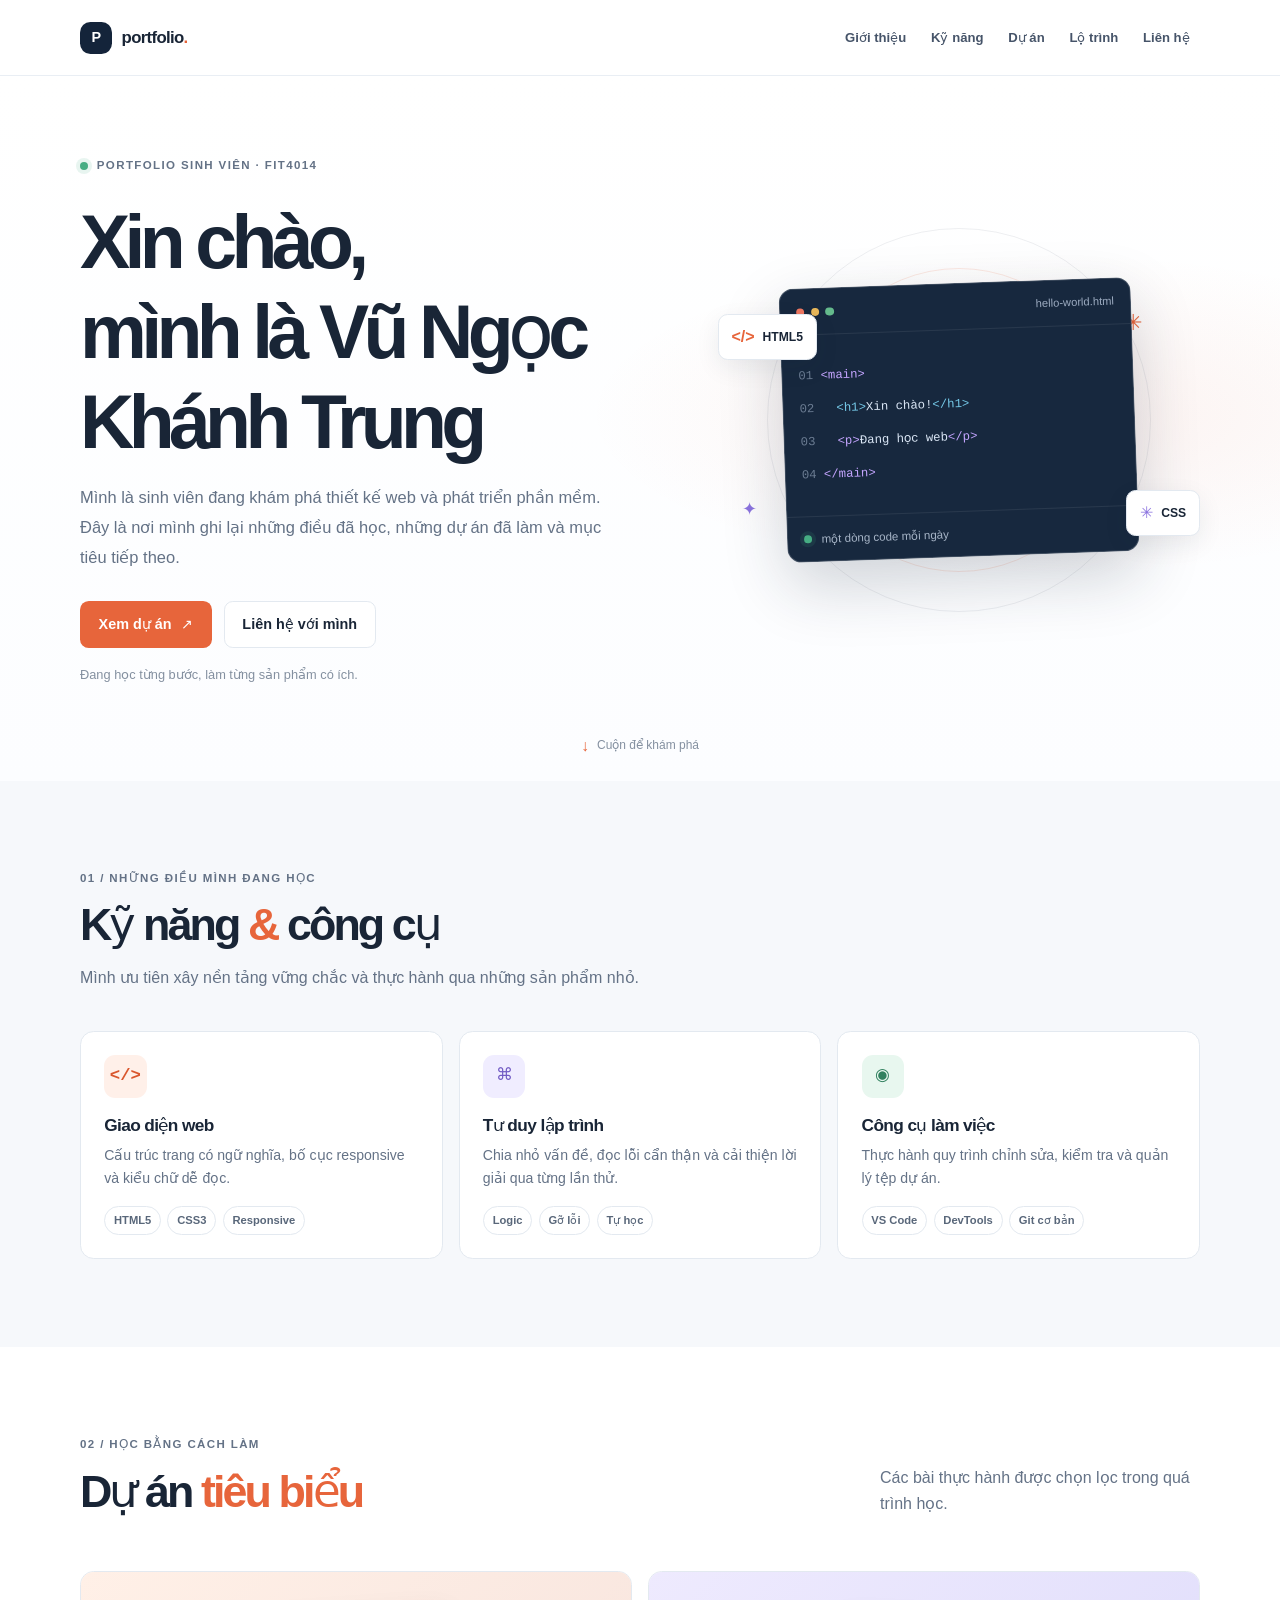
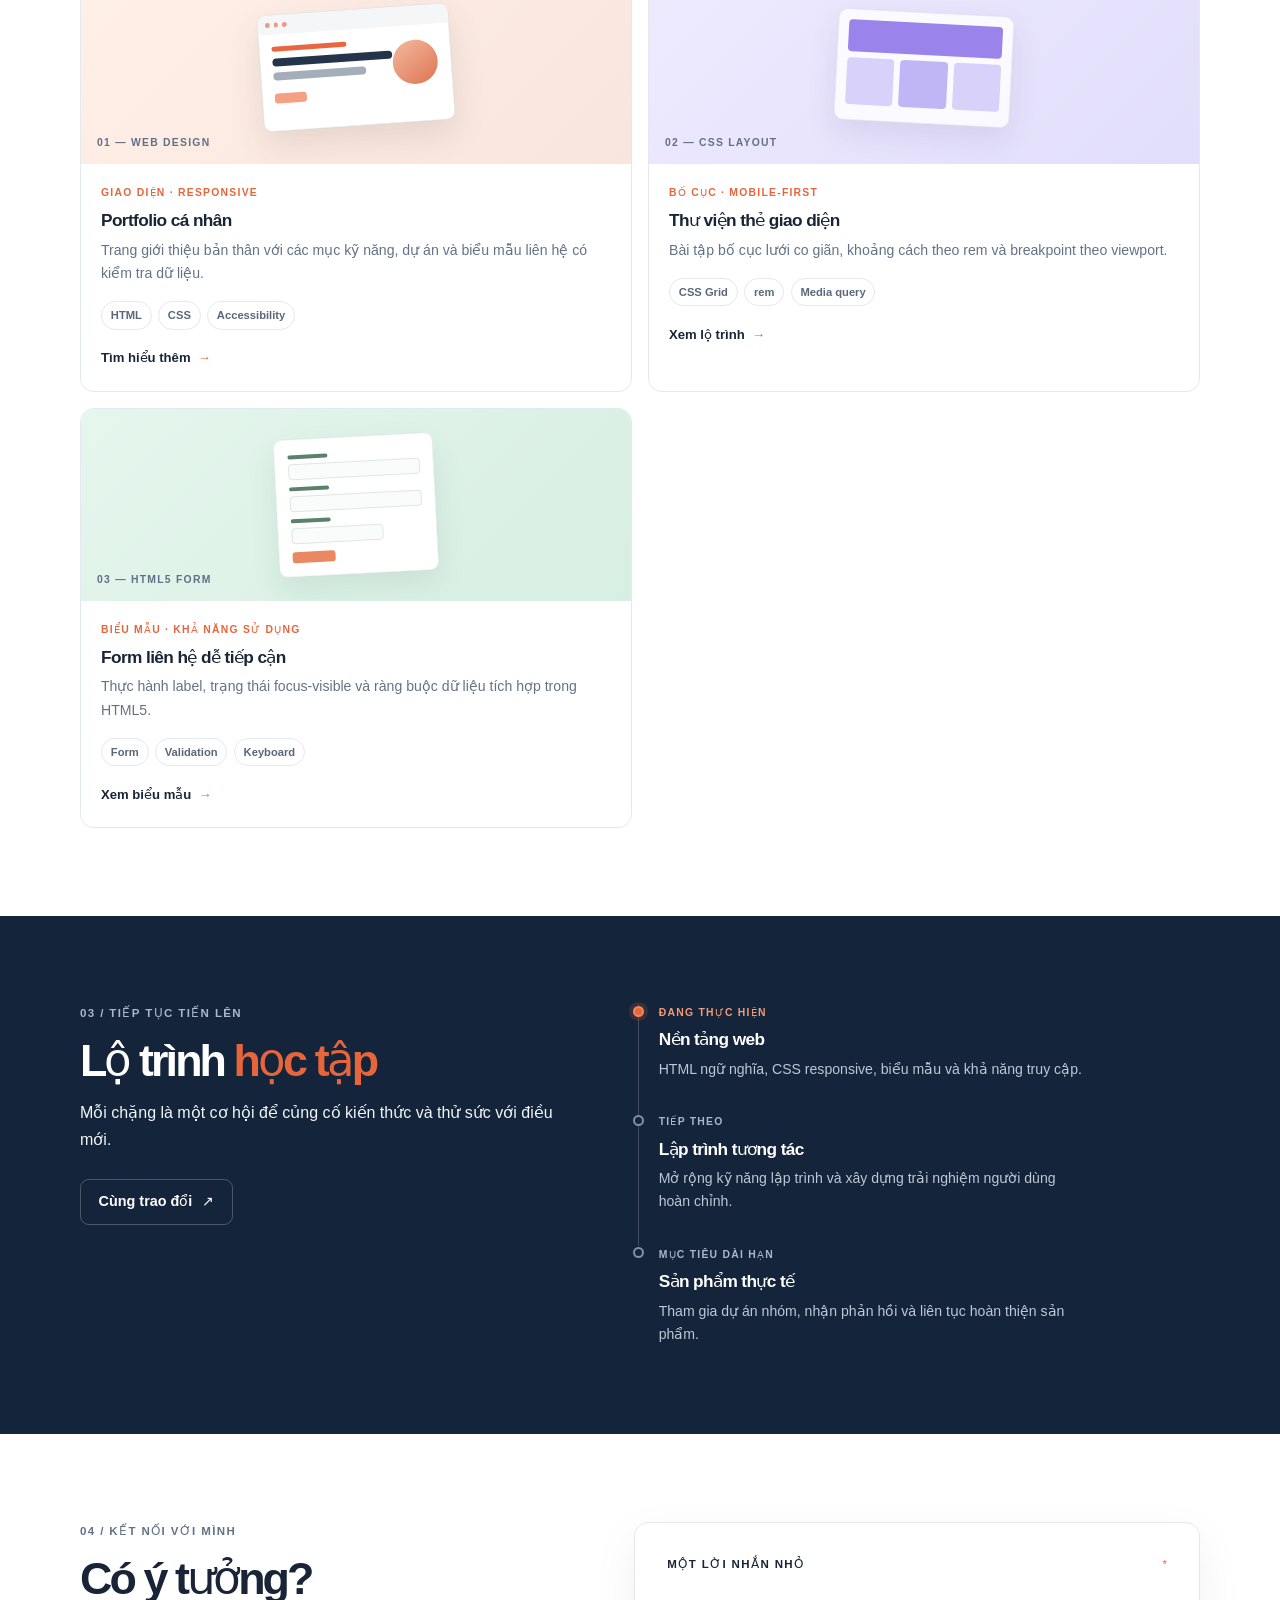
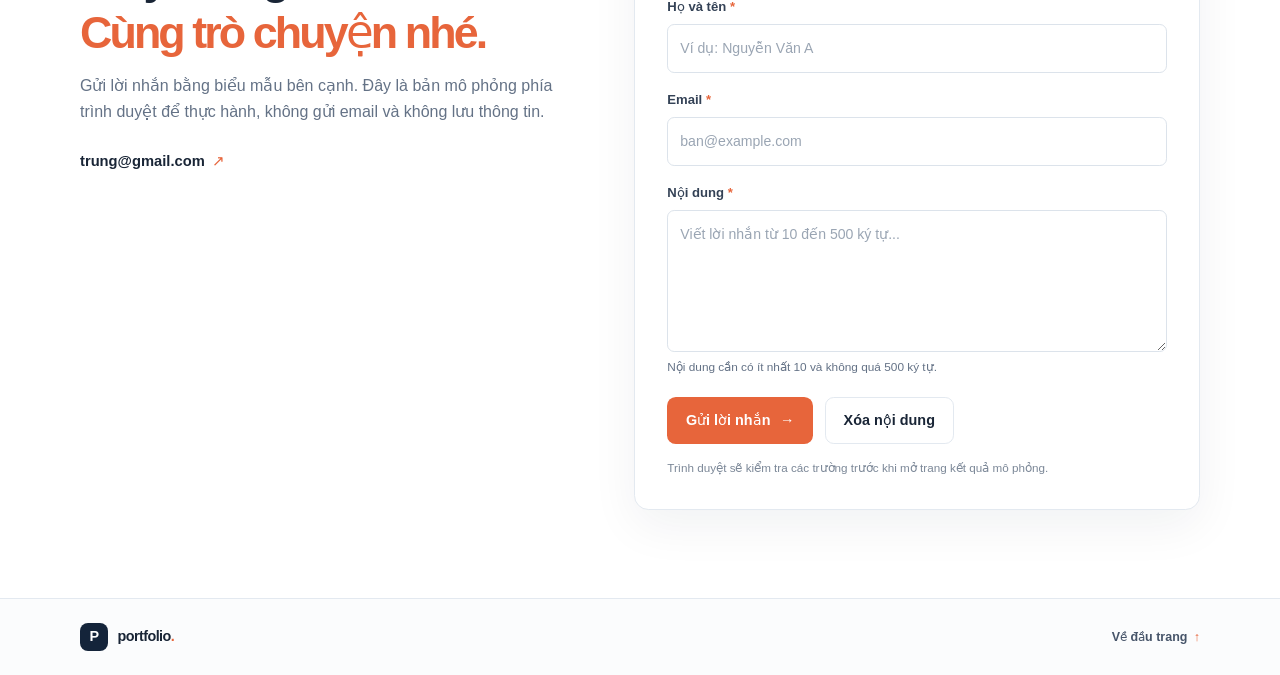
<file: index.html>
<!doctype html>
<html lang="vi">
  <head>
    <meta charset="utf-8" />
    <meta name="viewport" content="width=device-width, initial-scale=1" />
    <meta
      name="description"
      content="Portfolio cá nhân giới thiệu kỹ năng, dự án và lộ trình học tập."
    />
    <title>Portfolio | Vũ Ngọc Khánh Trung v2</title>
    <link rel="stylesheet" href="style.css" />
  </head>
  <body>
    <a class="skip-link" href="#main">Bỏ qua điều hướng</a>

    <header class="site-header">
      <div class="container header-inner">
        <a class="brand" href="#intro" aria-label="Portfolio, về đầu trang">
          <span class="brand-mark" aria-hidden="true">P</span>
          <span>portfolio<span class="brand-dot">.</span></span>
        </a>
        <nav class="site-nav" aria-label="Điều hướng chính">
          <a href="#intro">Giới thiệu</a>
          <a href="#skills">Kỹ năng</a>
          <a href="#projects">Dự án</a>
          <a href="#learning">Lộ trình</a>
          <a href="#contact">Liên hệ</a>
        </nav>
      </div>
    </header>

    <main id="main">
      <section class="hero section" id="intro" aria-labelledby="intro-title">
        <div class="container hero-grid">
          <div class="hero-copy">
            <p class="eyebrow">
              <span class="status-dot" aria-hidden="true"></span> PORTFOLIO SINH
              VIÊN · FIT4014
            </p>
            <h1 id="intro-title">Xin chào,<br />mình là Vũ Ngọc Khánh Trung</h1>
            <p class="hero-lede">
              Mình là sinh viên đang khám phá thiết kế web và phát triển phần
              mềm. Đây là nơi mình ghi lại những điều đã học, những dự án đã làm
              và mục tiêu tiếp theo.
            </p>
            <div class="hero-actions">
              <a class="button button-primary" href="#projects"
                >Xem dự án <span aria-hidden="true">↗</span></a
              >
              <a class="button button-quiet" href="#contact"
                >Liên hệ với mình</a
              >
            </div>
            <p class="hero-note">
              Đang học từng bước, làm từng sản phẩm có ích.
            </p>
          </div>
          <div
            class="hero-art"
            aria-label="Minh họa các thẻ giao diện và mã HTML"
            role="img"
          >
            <div class="art-orbit orbit-one"></div>
            <div class="art-orbit orbit-two"></div>
            <div class="code-card">
              <div class="code-top">
                <span></span><span></span><span></span
                ><small>hello-world.html</small>
              </div>
              <div class="code-lines" aria-hidden="true">
                <p>
                  <span class="code-muted">01</span>
                  <span class="code-purple">&lt;main&gt;</span>
                </p>
                <p>
                  <span class="code-muted">02</span> &nbsp;
                  <span class="code-blue">&lt;h1&gt;</span>Xin chào!<span
                    class="code-blue"
                    >&lt;/h1&gt;</span
                  >
                </p>
                <p>
                  <span class="code-muted">03</span> &nbsp;
                  <span class="code-purple">&lt;p&gt;</span>Đang học web<span
                    class="code-purple"
                    >&lt;/p&gt;</span
                  >
                </p>
                <p>
                  <span class="code-muted">04</span>
                  <span class="code-purple">&lt;/main&gt;</span>
                </p>
              </div>
              <div class="code-footer">
                <span class="status-dot" aria-hidden="true"></span> một dòng
                code mỗi ngày
              </div>
            </div>
            <div class="floating-chip chip-html">
              <span aria-hidden="true">&lt;/&gt;</span> HTML5
            </div>
            <div class="floating-chip chip-css">
              <span aria-hidden="true">✳</span> CSS
            </div>
            <span class="hero-spark spark-one" aria-hidden="true">✳</span>
            <span class="hero-spark spark-two" aria-hidden="true">✦</span>
          </div>
        </div>
        <a class="scroll-cue" href="#skills"
          ><span aria-hidden="true">↓</span> Cuộn để khám phá</a
        >
      </section>

      <section
        class="section section-soft"
        id="skills"
        aria-labelledby="skills-title"
      >
        <div class="container">
          <div class="section-heading">
            <p class="eyebrow">01 / NHỮNG ĐIỀU MÌNH ĐANG HỌC</p>
            <h2 id="skills-title">
              Kỹ năng <span class="text-accent">&amp;</span> công cụ
            </h2>
            <p>
              Mình ưu tiên xây nền tảng vững chắc và thực hành qua những sản
              phẩm nhỏ.
            </p>
          </div>
          <div class="skills-grid">
            <article class="skill-card">
              <span class="skill-icon icon-orange" aria-hidden="true"
                >&lt;/&gt;</span
              >
              <h3>Giao diện web</h3>
              <p>
                Cấu trúc trang có ngữ nghĩa, bố cục responsive và kiểu chữ dễ
                đọc.
              </p>
              <ul class="tag-list" aria-label="Công nghệ">
                <li>HTML5</li>
                <li>CSS3</li>
                <li>Responsive</li>
              </ul>
            </article>
            <article class="skill-card">
              <span class="skill-icon icon-purple" aria-hidden="true">⌘</span>
              <h3>Tư duy lập trình</h3>
              <p>
                Chia nhỏ vấn đề, đọc lỗi cẩn thận và cải thiện lời giải qua từng
                lần thử.
              </p>
              <ul class="tag-list" aria-label="Kỹ năng">
                <li>Logic</li>
                <li>Gỡ lỗi</li>
                <li>Tự học</li>
              </ul>
            </article>
            <article class="skill-card">
              <span class="skill-icon icon-green" aria-hidden="true">◉</span>
              <h3>Công cụ làm việc</h3>
              <p>
                Thực hành quy trình chỉnh sửa, kiểm tra và quản lý tệp dự án.
              </p>
              <ul class="tag-list" aria-label="Công cụ">
                <li>VS Code</li>
                <li>DevTools</li>
                <li>Git cơ bản</li>
              </ul>
            </article>
          </div>
        </div>
      </section>

      <section class="section" id="projects" aria-labelledby="projects-title">
        <div class="container">
          <div class="section-heading heading-row">
            <div>
              <p class="eyebrow">02 / HỌC BẰNG CÁCH LÀM</p>
              <h2 id="projects-title">
                Dự án <span class="text-accent">tiêu biểu</span>
              </h2>
            </div>
            <p>Các bài thực hành được chọn lọc trong quá trình học.</p>
          </div>
          <div class="projects-grid">
            <article class="project-card project-featured">
              <div class="project-visual visual-portfolio" aria-hidden="true">
                <div class="mini-browser">
                  <div class="mini-browser-bar"><i></i><i></i><i></i></div>
                  <div class="mini-content">
                    <span></span><b></b><b></b><em></em>
                    <div class="mini-avatar"></div>
                  </div>
                </div>
                <span class="visual-label">01 — WEB DESIGN</span>
              </div>
              <div class="project-body">
                <p class="project-kicker">GIAO DIỆN · RESPONSIVE</p>
                <h3>Portfolio cá nhân</h3>
                <p>
                  Trang giới thiệu bản thân với các mục kỹ năng, dự án và biểu
                  mẫu liên hệ có kiểm tra dữ liệu.
                </p>
                <ul class="tag-list" aria-label="Công nghệ dự án portfolio">
                  <li>HTML</li>
                  <li>CSS</li>
                  <li>Accessibility</li>
                </ul>
                <a class="text-link" href="#contact"
                  >Tìm hiểu thêm <span aria-hidden="true">→</span></a
                >
              </div>
            </article>
            <article class="project-card">
              <div class="project-visual visual-layout" aria-hidden="true">
                <div class="layout-window">
                  <span></span><span></span><span></span><span></span
                  ><span></span><span></span>
                </div>
                <span class="visual-label">02 — CSS LAYOUT</span>
              </div>
              <div class="project-body">
                <p class="project-kicker">BỐ CỤC · MOBILE-FIRST</p>
                <h3>Thư viện thẻ giao diện</h3>
                <p>
                  Bài tập bố cục lưới co giãn, khoảng cách theo rem và
                  breakpoint theo viewport.
                </p>
                <ul class="tag-list" aria-label="Công nghệ thư viện giao diện">
                  <li>CSS Grid</li>
                  <li>rem</li>
                  <li>Media query</li>
                </ul>
                <a class="text-link" href="#learning"
                  >Xem lộ trình <span aria-hidden="true">→</span></a
                >
              </div>
            </article>
            <article class="project-card">
              <div class="project-visual visual-form" aria-hidden="true">
                <div class="mini-form">
                  <span></span><b></b><span></span><b></b><span></span
                  ><b class="short-field"></b><i></i>
                </div>
                <span class="visual-label">03 — HTML5 FORM</span>
              </div>
              <div class="project-body">
                <p class="project-kicker">BIỂU MẪU · KHẢ NĂNG SỬ DỤNG</p>
                <h3>Form liên hệ dễ tiếp cận</h3>
                <p>
                  Thực hành label, trạng thái focus-visible và ràng buộc dữ liệu
                  tích hợp trong HTML5.
                </p>
                <ul class="tag-list" aria-label="Công nghệ form">
                  <li>Form</li>
                  <li>Validation</li>
                  <li>Keyboard</li>
                </ul>
                <a class="text-link" href="#contact"
                  >Xem biểu mẫu <span aria-hidden="true">→</span></a
                >
              </div>
            </article>
          </div>
        </div>
      </section>

      <section
        class="section section-dark"
        id="learning"
        aria-labelledby="learning-title"
      >
        <div class="container learning-grid">
          <div class="section-heading">
            <p class="eyebrow">03 / TIẾP TỤC TIẾN LÊN</p>
            <h2 id="learning-title">
              Lộ trình <span class="text-accent">học tập</span>
            </h2>
            <p>
              Mỗi chặng là một cơ hội để củng cố kiến thức và thử sức với điều
              mới.
            </p>
            <a class="button button-outline" href="#contact"
              >Cùng trao đổi <span aria-hidden="true">↗</span></a
            >
          </div>
          <ol class="timeline">
            <li class="timeline-item is-current">
              <span class="timeline-marker" aria-hidden="true"></span>
              <p class="timeline-date">ĐANG THỰC HIỆN</p>
              <h3>Nền tảng web</h3>
              <p>
                HTML ngữ nghĩa, CSS responsive, biểu mẫu và khả năng truy cập.
              </p>
            </li>
            <li class="timeline-item">
              <span class="timeline-marker" aria-hidden="true"></span>
              <p class="timeline-date">TIẾP THEO</p>
              <h3>Lập trình tương tác</h3>
              <p>
                Mở rộng kỹ năng lập trình và xây dựng trải nghiệm người dùng
                hoàn chỉnh.
              </p>
            </li>
            <li class="timeline-item">
              <span class="timeline-marker" aria-hidden="true"></span>
              <p class="timeline-date">MỤC TIÊU DÀI HẠN</p>
              <h3>Sản phẩm thực tế</h3>
              <p>
                Tham gia dự án nhóm, nhận phản hồi và liên tục hoàn thiện sản
                phẩm.
              </p>
            </li>
          </ol>
        </div>
      </section>

      <section
        class="section contact-section"
        id="contact"
        aria-labelledby="contact-title"
      >
        <div class="container contact-grid">
          <div class="contact-copy">
            <p class="eyebrow">04 / KẾT NỐI VỚI MÌNH</p>
            <h2 id="contact-title">
              Có ý tưởng?<br /><span class="text-accent"
                >Cùng trò chuyện nhé.</span
              >
            </h2>
            <p>
              Gửi lời nhắn bằng biểu mẫu bên cạnh. Đây là bản mô phỏng phía
              trình duyệt để thực hành, không gửi email và không lưu thông tin.
            </p>

            <a class="contact-email" href="mailto:trung@gmail.com.com"
              >trung@gmail.com <span aria-hidden="true">↗</span></a
            >
          </div>
          <form class="contact-form" action="ket-qua.html" method="get">
            <div class="form-heading">
              <span class="form-step">MỘT LỜI NHẮN NHỎ</span>
              <span class="form-required"
                ><span aria-hidden="true">*</span></span
              >
            </div>
            <div class="form-field">
              <label for="fullname"
                >Họ và tên <span aria-hidden="true">*</span></label
              >
              <input
                id="fullname"
                name="fullname"
                type="text"
                autocomplete="name"
                minlength="2"
                maxlength="80"
                required
                placeholder="Ví dụ: Nguyễn Văn A"
              />
            </div>
            <div class="form-field">
              <label for="email">Email <span aria-hidden="true">*</span></label>
              <input
                id="email"
                name="email"
                type="email"
                autocomplete="email"
                maxlength="254"
                required
                placeholder="ban@example.com"
              />
            </div>
            <div class="form-field">
              <label for="message"
                >Nội dung <span aria-hidden="true">*</span></label
              >
              <textarea
                id="message"
                name="message"
                rows="5"
                minlength="10"
                maxlength="500"
                required
                aria-describedby="message-help"
                placeholder="Viết lời nhắn từ 10 đến 500 ký tự..."
              ></textarea>
              <p class="field-help" id="message-help">
                Nội dung cần có ít nhất 10 và không quá 500 ký tự.
              </p>
            </div>
            <div class="form-actions">
              <button class="button button-primary" type="submit">
                Gửi lời nhắn <span aria-hidden="true">→</span>
              </button>
              <button class="button button-reset" type="reset">
                Xóa nội dung
              </button>
            </div>
            <p class="form-footnote">
              Trình duyệt sẽ kiểm tra các trường trước khi mở trang kết quả mô
              phỏng.
            </p>
          </form>
        </div>
      </section>
    </main>

    <footer class="site-footer">
      <div class="container footer-inner">
        <a class="brand footer-brand" href="#intro"
          ><span class="brand-mark" aria-hidden="true">P</span
          ><span>portfolio<span class="brand-dot">.</span></span></a
        >

        <a class="back-top" href="#intro"
          >Về đầu trang <span aria-hidden="true">↑</span></a
        >
      </div>
    </footer>
  </body>
</html>
</file>
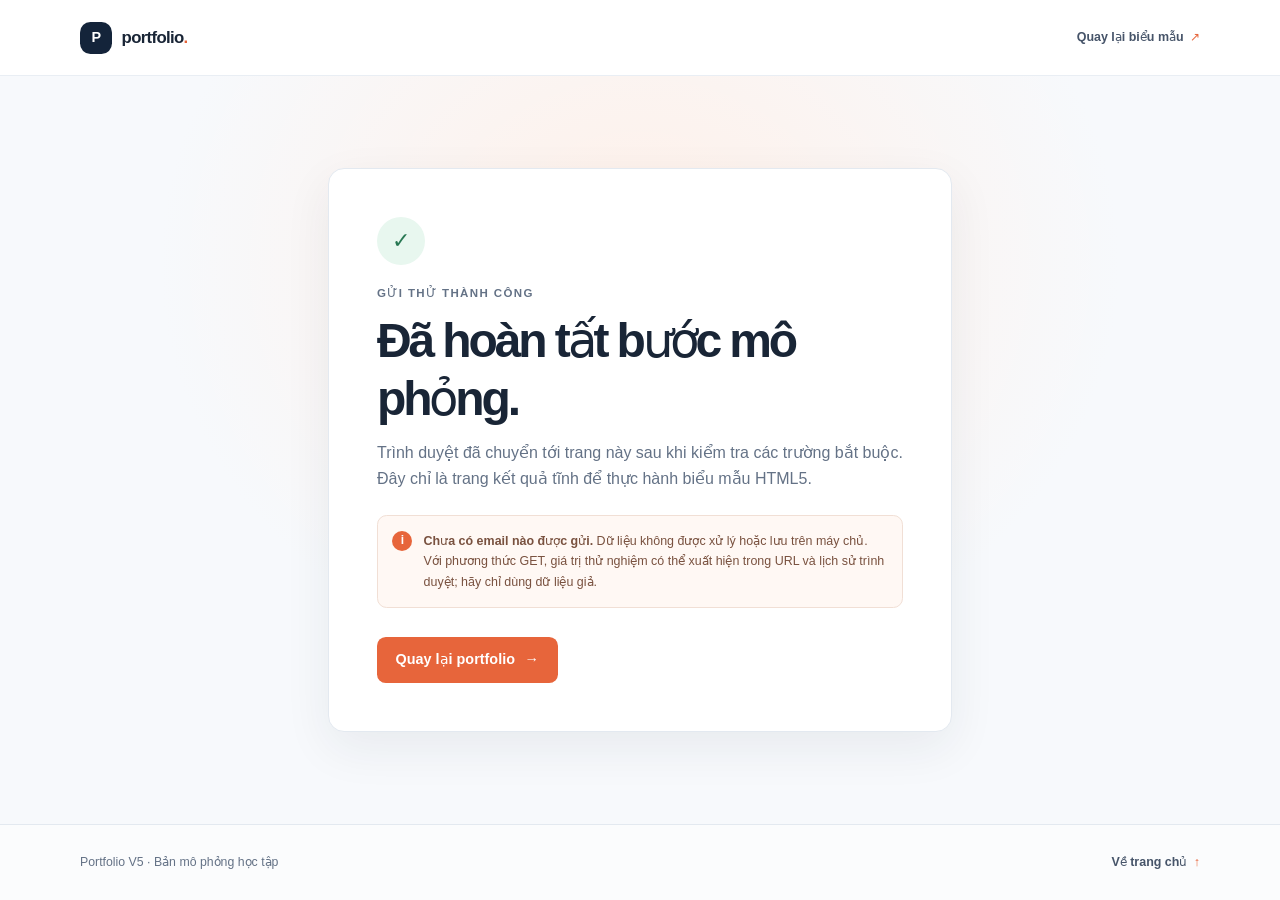
<file: ket-qua.html>
<!doctype html>
<html lang="vi">
<head>
  <meta charset="utf-8">
  <meta name="viewport" content="width=device-width, initial-scale=1">
  <meta name="robots" content="noindex">
  <title>Kết quả mô phỏng | Portfolio</title>
  <link rel="stylesheet" href="style.css">
</head>
<body class="result-page">
  <a class="skip-link" href="#main">Bỏ qua điều hướng</a>
  <header class="site-header">
    <div class="container header-inner">
      <a class="brand" href="index.html#intro" aria-label="Portfolio, về trang chủ">
        <span class="brand-mark" aria-hidden="true">P</span>
        <span>portfolio<span class="brand-dot">.</span></span>
      </a>
      <a class="back-top" href="index.html#contact">Quay lại biểu mẫu <span aria-hidden="true">↗</span></a>
    </div>
  </header>
  <main id="main" class="result-main">
    <section class="result-card" aria-labelledby="result-title">
      <span class="result-icon" aria-hidden="true">✓</span>
      <p class="eyebrow">GỬI THỬ THÀNH CÔNG</p>
      <h1 id="result-title">Đã hoàn tất bước mô phỏng.</h1>
      <p>Trình duyệt đã chuyển tới trang này sau khi kiểm tra các trường bắt buộc. Đây chỉ là trang kết quả tĩnh để thực hành biểu mẫu HTML5.</p>
      <div class="contact-note result-warning">
        <span class="note-icon" aria-hidden="true">i</span>
        <p><strong>Chưa có email nào được gửi.</strong> Dữ liệu không được xử lý hoặc lưu trên máy chủ. Với phương thức GET, giá trị thử nghiệm có thể xuất hiện trong URL và lịch sử trình duyệt; hãy chỉ dùng dữ liệu giả.</p>
      </div>
      <a class="button button-primary" href="index.html#contact">Quay lại portfolio <span aria-hidden="true">→</span></a>
    </section>
  </main>
  <footer class="site-footer">
    <div class="container footer-inner">
      <span>Portfolio V5 · Bản mô phỏng học tập</span>
      <a class="back-top" href="index.html#intro">Về trang chủ <span aria-hidden="true">↑</span></a>
    </div>
  </footer>
</body>
</html>
</file>
<file: style.css>
:root {
  color-scheme: light;
  --ink: #192536; --muted: #647286; --soft: #f1f5fa; --paper: #ffffff;
  --line: #e3e9f0; --focus: #f06b3d; --hover: #d9562d; --accent: #e7653b;
  --navy: #14243a; --green: #46ad83; --purple: #8b73df; --content: 70rem;
}

*, *::before, *::after { box-sizing: border-box; }
html { scroll-behavior: smooth; scroll-padding-top: 1.5rem; }
body { min-width: 20rem; margin: 0; font: 1rem/1.65 "Segoe UI", Arial, sans-serif; color: var(--ink); background: var(--paper); font-synthesis: none; text-rendering: optimizeLegibility; }

a { color: inherit; text-decoration: none; }
button, input, textarea { font: inherit; -webkit-tap-highlight-color: transparent; }
button { color: inherit; cursor: pointer; }

a:focus-visible, button:focus-visible, input:focus-visible, textarea:focus-visible {
  outline: 0.1875rem solid var(--focus); outline-offset: 0.1875rem;
}

::selection { color: var(--paper); background: var(--navy); }
h1, h2, h3, p { overflow-wrap: anywhere; margin: 0; }
h1, h2, h3 { line-height: 1.2; font-family: inherit; }

.container { width: min(var(--content), calc(100% - 2.5rem)); margin-inline: auto; }
.section { padding-block: 5.5rem; }
.section-soft { background: #f6f8fb; }
.section-dark { color: #f2f5f9; background: var(--navy); }

.eyebrow, .project-kicker, .form-step, .timeline-date {
  margin: 0; color: var(--muted); font-size: 0.72rem; font-weight: 700; letter-spacing: 0.12em;
}
.text-accent { color: var(--accent); }

.skip-link {
  position: fixed; z-index: 20; top: 0.75rem; left: 0.75rem;
  padding: 0.65rem 1rem; transform: translateY(-160%); border-radius: 0.5rem; color: var(--paper); background: var(--navy);
  transition: transform 180s ease;
}
.skip-link:focus { transform: translateY(0); }

/* Header & Nav */
.site-header { position: relative; z-index: 5; border-bottom: 1px solid rgb(226 233 240 / 75%); background: var(--paper); }
.header-inner, .footer-inner { display: flex; min-height: 4.7rem; align-items: center; justify-content: space-between; gap: 1.5rem; }
.brand { display: inline-flex; flex: 0 0 auto; align-items: center; gap: 0.6rem; font-size: 1.05rem; font-weight: 800; letter-spacing: -0.04em; }
.brand-mark { display: grid; width: 2rem; aspect-ratio: 1; place-items: center; border-radius: 0.65rem; color: white; background: var(--navy); font-size: 0.9rem; }
.brand-dot { color: var(--accent); }
.site-nav { display: flex; flex-wrap: wrap; align-items: center; justify-content: flex-end; gap: 0.25rem; }
.site-nav a { padding: 0.55rem 0.65rem; border-radius: 0.4rem; color: #465469; font-size: 0.82rem; font-weight: 600; transition: background-color 180ms ease, color 180ms ease; }
.site-nav a:hover { color: var(--ink); background: var(--soft); }

/* Hero */
.hero { position: relative; display: flex; min-height: 36rem; align-items: center; overflow: hidden; padding-block: 5rem 6rem; background: radial-gradient(ellipse at 82% 48%, rgb(231 101 59 / 8%), transparent 29rem), linear-gradient(180deg, #fff 0%, #fcfdff 100%); }
.hero-grid { display: grid; align-items: center; gap: 3rem; }
.hero-copy { position: relative; z-index: 1; }
.hero-copy .eyebrow { display: flex; align-items: center; gap: 0.55rem; }
.status-dot { display: inline-block; width: 0.5rem; height: 0.5rem; flex: 0 0 auto; border-radius: 50%; background: var(--green); box-shadow: 0 0 0 0.25rem rgb(70 173 131 / 12%); }
.hero h1 { max-width: 42rem; margin: 1.35rem 0 1rem; font-size: clamp(2.65rem, 8vw, 4.7rem); font-weight: 800; letter-spacing: -0.075em; }
.hero-lede { max-width: 34rem; color: var(--muted); font-size: 1.03rem; line-height: 1.8; }
.hero-actions, .form-actions { display: flex; flex-wrap: wrap; align-items: center; gap: 0.75rem; }
.hero-actions { margin-top: 1.8rem; }

.button {
  display: inline-flex; min-height: 2.9rem; align-items: center; justify-content: center; gap: 0.6rem;
  padding: 0.7rem 1.1rem; border: 1px solid transparent; border-radius: 0.55rem; font-size: 0.9rem; font-weight: 700; line-height: 1.2;
  transition: background-color 180ms ease, border-color 180ms ease, color 180ms ease, transform 180ms ease;
}
.button:active { transform: translateY(0.0625rem); }
.button-primary { color: white; background: var(--accent); }
.button-primary:hover { background: var(--hover); }
.button-quiet, .button-reset { border-color: var(--line); color: var(--ink); background: white; }
.button-quiet:hover, .button-reset:hover { border-color: #cad4df; background: var(--soft); }
.hero-note { margin: 1rem 0 0; color: #8490a0; font-size: 0.8rem; }

/* Hero Art & Code Card */
.hero-art { position: relative; display: grid; min-height: 19rem; place-items: center; isolation: isolate; }
.art-orbit { position: absolute; z-index: -1; border: 1px solid rgb(231 101 59 / 14%); border-radius: 50%; }
.orbit-one { width: 19rem; aspect-ratio: 1; }
.orbit-two { width: 24rem; aspect-ratio: 1; border-color: rgb(20 36 58 / 7%); }
.code-card { z-index: 1; width: min(100%, 22rem); overflow: hidden; border: 1px solid rgb(255 255 255 / 20%); border-radius: 0.9rem; color: #dae6f5; background: #17283e; box-shadow: 0 1.5rem 4rem rgb(24 40 61 / 20%); transform: rotate(-2deg); transition: transform 180ms ease; }
.code-card:hover { transform: rotate(0) translateY(-0.25rem); }
.code-top { display: flex; height: 2.9rem; align-items: center; gap: 0.4rem; padding-inline: 1rem; border-bottom: 1px solid rgb(255 255 255 / 8%); }
.code-top > span { width: 0.52rem; height: 0.52rem; border-radius: 50%; background: #ee7761; }
.code-top > span:nth-child(2) { background: #e7b75a; }
.code-top > span:nth-child(3) { background: #64ba8c; }
.code-top small { margin-left: auto; color: #9cabc0; font-size: 0.7rem; }
.code-lines { padding: 1.1rem 1rem; font-family: Consolas, monospace; font-size: 0.77rem; }
.code-lines p { margin: 0.8rem 0; }
.code-muted { color: #6b7c92; } .code-purple { color: #c4a5ff; } .code-blue { color: #75c9e8; }
.code-footer { display: flex; align-items: center; gap: 0.6rem; padding: 0.8rem 1rem; border-top: 1px solid rgb(255 255 255 / 8%); color: #a7b5c7; font-size: 0.72rem; }

.floating-chip { position: absolute; z-index: 2; display: flex; align-items: center; gap: 0.5rem; padding: 0.55rem 0.8rem; border: 1px solid var(--line); border-radius: 0.6rem; background: white; box-shadow: 0 0.5rem 1.5rem rgb(31 47 69 / 8%); font-size: 0.76rem; font-weight: 700; }
.floating-chip span { color: var(--accent); font-size: 1rem; }
.chip-html { top: 15%; left: 0; }
.chip-css { right: 0; bottom: 12%; }
.chip-css span { color: var(--purple); }
.hero-spark { position: absolute; color: var(--accent); }
.spark-one { top: 12%; right: 12%; font-size: 1.4rem; }
.spark-two { bottom: 16%; left: 5%; color: var(--purple); font-size: 1.1rem; }
.scroll-cue { position: absolute; bottom: 1.35rem; left: 50%; display: flex; align-items: center; gap: 0.5rem; transform: translateX(-50%); color: #8490a0; font-size: 0.75rem; }
.scroll-cue span { color: var(--accent); font-size: 1rem; }

/* Sections, Cards & Grids */
.section-heading { max-width: 39rem; margin-bottom: 2.5rem; }
.section-heading h2, .contact-copy h2 { margin: 0.65rem 0 0.8rem; font-size: clamp(2rem, 5vw, 2.8rem); font-weight: 800; letter-spacing: -0.065em; }
.section-heading > p:last-child, .contact-copy > p:not(.eyebrow) { color: var(--muted); }

.skills-grid, .projects-grid, .notes-grid { display: grid; gap: 1rem; }
.skill-card, .project-card, .answer-card, .note-card {
  border: 1px solid var(--line); border-radius: 0.85rem; background: var(--paper);
  transition: transform 180ms ease, border-color 180ms ease, box-shadow 180ms ease;
}
.skill-card { padding: 1.45rem; }
.skill-card:hover, .project-card:hover, .skill-card:focus-within, .project-card:focus-within,
.answer-card:hover, .answer-card:focus-within, .note-card:hover, .note-card:focus-within {
  transform: translateY(-0.25rem); border-color: #d4dce7; box-shadow: 0 0.8rem 1.8rem rgb(25 37 54 / 6%);
}

.skill-icon { display: grid; width: 2.65rem; height: 2.65rem; place-items: center; border-radius: 0.7rem; font-family: Consolas, monospace; font-size: 1.08rem; font-weight: 700; }
.icon-orange { color: #d9562d; background: #fff0e9; }
.icon-purple { color: #725bc4; background: #f0edff; }
.icon-green { color: #32815f; background: #e8f7ef; }

.skill-card h3, .project-body h3, .timeline-item h3, .answer-card h3, .note-card h3 {
  margin: 1.1rem 0 0.5rem; font-size: 1.08rem; font-weight: 750; letter-spacing: -0.035em;
}
.skill-card > p, .project-body > p:not(.project-kicker), .timeline-item > p:last-child, .note-card > p {
  color: var(--muted); font-size: 0.88rem;
}

.tag-list { display: flex; flex-wrap: wrap; gap: 0.4rem; margin: 1rem 0 0; padding: 0; list-style: none; }
.tag-list li { padding: 0.25rem 0.55rem; border: 1px solid var(--line); border-radius: 10rem; color: #59677a; font-size: 0.7rem; font-weight: 600; }

.heading-row { display: flex; max-width: none; align-items: flex-end; justify-content: space-between; gap: 2rem; }
.heading-row > p { max-width: 20rem; padding-bottom: 0.85rem; }

/* Project Visuals */
.project-card { overflow: hidden; }
.project-visual { position: relative; display: grid; min-height: 12rem; overflow: hidden; place-items: center; }
.visual-portfolio { background: linear-gradient(135deg, #fff0e7, #f8e5de); }
.visual-layout { background: linear-gradient(135deg, #eeeafe, #e1defb); }
.visual-form { background: linear-gradient(135deg, #e5f6ed, #d7eee2); }
.visual-label { position: absolute; bottom: 0.8rem; left: 1rem; color: #627085; font-size: 0.65rem; font-weight: 700; letter-spacing: 0.12em; }

.mini-browser { width: 12rem; overflow: hidden; border: 1px solid rgb(25 37 54 / 10%); border-radius: 0.55rem; background: white; box-shadow: 0 0.9rem 2rem rgb(91 62 50 / 12%); transform: rotate(-4deg); }
.mini-browser-bar { display: flex; gap: 0.22rem; padding: 0.45rem; background: #f5f6f8; }
.mini-browser-bar i { width: 0.3rem; height: 0.3rem; border-radius: 50%; background: #e89b87; }
.mini-content { position: relative; min-height: 6rem; padding: 0.75rem; }
.mini-content > span, .mini-content > b { display: block; width: 45%; height: 0.3rem; margin-bottom: 0.42rem; border-radius: 2rem; background: #e96740; }
.mini-content > b { width: 72%; height: 0.5rem; background: #24344a; }
.mini-content > b:nth-of-type(2) { width: 56%; background: #a4adba; }
.mini-content > em { display: block; width: 2rem; height: 0.6rem; margin-top: 0.8rem; border-radius: 0.2rem; background: #f5a082; }
.mini-avatar { position: absolute; top: 0.9rem; right: 0.8rem; width: 2.8rem; height: 2.8rem; border-radius: 50%; background: linear-gradient(145deg, #f2ba9c, #df7455); }

.layout-window { display: grid; width: 11rem; height: 7rem; grid-template-columns: repeat(3, 1fr); grid-template-rows: 0.7fr 1fr; gap: 0.35rem; padding: 0.6rem; border: 1px solid rgb(59 47 112 / 10%); border-radius: 0.6rem; background: rgb(255 255 255 / 80%); box-shadow: 0 0.8rem 1.8rem rgb(67 57 121 / 10%); transform: rotate(3deg); }
.layout-window span { border-radius: 0.25rem; background: #d8d1fa; }
.layout-window span:first-child { grid-column: span 3; background: #9a84ec; }
.layout-window span:nth-child(3) { background: #c1b6f5; }

.mini-form { display: grid; width: 10rem; gap: 0.32rem; padding: 0.8rem; border: 1px solid rgb(41 101 71 / 10%); border-radius: 0.55rem; background: white; box-shadow: 0 0.8rem 1.8rem rgb(39 101 70 / 10%); transform: rotate(-3deg); }
.mini-form span { width: 2.5rem; height: 0.25rem; margin-top: 0.12rem; border-radius: 2rem; background: #5b806b; }
.mini-form b { height: 1rem; border: 1px solid #dce8df; border-radius: 0.25rem; background: #f9fcfa; }
.mini-form .short-field { width: 70%; }
.mini-form i { width: 2.7rem; height: 0.65rem; margin-top: 0.2rem; border-radius: 0.2rem; background: #e98861; }

.project-body { padding: 1.25rem; }
.project-body .project-kicker { color: var(--accent); font-size: 0.65rem; }
.project-body h3 { margin-top: 0.55rem; }

.text-link { display: inline-flex; align-items: center; gap: 0.45rem; margin-top: 1.1rem; color: var(--ink); font-size: 0.82rem; font-weight: 700; }
.text-link span, .back-top span { color: var(--accent); transition: transform 180ms ease; }
.text-link:hover span, .back-top:hover span { transform: translateX(0.2rem); }

/* Timeline & Learning */
.learning-grid { display: grid; gap: 3rem; }
.section-dark .eyebrow, .section-dark .section-heading > p:last-child { color: #a9b7c8; }
.section-dark .section-heading h2 { color: white; }
.button-outline { margin-top: 1.6rem; border-color: rgb(255 255 255 / 24%); color: white; }
.button-outline:hover { border-color: rgb(255 255 255 / 50%); background: rgb(255 255 255 / 8%); }

.timeline { margin: 0; padding: 0 0 0 1.4rem; list-style: none; }
.timeline-item { position: relative; padding: 0 0 2rem 1.25rem; border-left: 1px solid rgb(255 255 255 / 19%); }
.timeline-item:last-child { padding-bottom: 0; border-left-color: transparent; }
.timeline-marker { position: absolute; top: 0.1rem; left: -0.38rem; width: 0.7rem; height: 0.7rem; border: 2px solid #8190a4; border-radius: 50%; background: var(--navy); }
.is-current .timeline-marker { border-color: #ee8a62; background: var(--accent); box-shadow: 0 0 0 0.25rem rgb(231 101 59 / 17%); }
.timeline-date { color: #a9b7c8; font-size: 0.65rem; }
.is-current .timeline-date { color: #f39a76; }
.timeline-item h3 { margin: 0.5rem 0; color: white; }
.timeline-item > p:last-child { max-width: 27rem; color: #bdc8d5; }

/* Contact Form */
.contact-grid { display: grid; align-items: start; gap: 2.5rem; }
.contact-copy h2 { margin-top: 0.7rem; }
.contact-copy > p:not(.eyebrow) { max-width: 30rem; }
.contact-note { display: flex; align-items: flex-start; gap: 0.7rem; padding: 0.9rem; border: 1px solid #f1dfd5; border-radius: 0.6rem; background: #fff8f4; }
.contact-copy .contact-note { max-width: 27rem; margin-top: 1.35rem; }
.note-icon { display: grid; width: 1.25rem; height: 1.25rem; flex: 0 0 auto; place-items: center; border-radius: 50%; color: white; background: var(--accent); font-size: 0.75rem; font-weight: 700; }
.contact-note p { margin: 0; color: #79513f; font-size: 0.78rem; }
.contact-email { display: inline-flex; align-items: center; gap: 0.45rem; margin-top: 1.5rem; color: var(--ink); font-size: 0.92rem; font-weight: 700; }
.contact-email span { color: var(--accent); }

.contact-form { min-width: 0; padding: clamp(1.15rem, 4vw, 2rem); border: 1px solid var(--line); border-radius: 0.9rem; background: white; box-shadow: 0 1rem 3rem rgb(25 37 54 / 6%); }
.form-heading { display: flex; flex-wrap: wrap; align-items: center; justify-content: space-between; gap: 0.5rem; margin-bottom: 1.4rem; }
.form-step { color: var(--ink); }
.form-required { color: var(--muted); font-size: 0.72rem; }
.form-required span, .form-field label span { color: var(--accent); }
.form-field { min-width: 0; margin-top: 1rem; }
.form-field label { display: block; margin-bottom: 0.38rem; color: #344256; font-size: 0.82rem; font-weight: 700; }
.form-field input, .form-field textarea { display: block; width: 100%; min-width: 0; padding: 0.75rem; border: 1px solid #dce3eb; border-radius: 0.45rem; color: var(--ink); background: white; font-size: 0.88rem; transition: border-color 180ms ease, box-shadow 180ms ease; }
.form-field input::placeholder, .form-field textarea::placeholder { color: #9aa5b3; }
.form-field input:focus, .form-field textarea:focus { border-color: var(--focus); box-shadow: 0 0 0 0.2rem rgb(240 107 61 / 11%); }
.form-field textarea { min-height: 8rem; resize: vertical; }
.field-help { margin: 0.35rem 0 0; color: var(--muted); font-size: 0.74rem; }
.form-actions { margin-top: 1.25rem; }
.form-footnote { margin: 0.9rem 0 0; color: #7b8797; font-size: 0.73rem; }

/* Footer, Results & Practice */
.site-footer { border-top: 1px solid var(--line); background: #fbfcfd; }
.footer-inner > p, .footer-inner > span { margin: 0; color: var(--muted); font-size: 0.77rem; }
.footer-brand { font-size: 0.9rem; }
.footer-brand .brand-mark { width: 1.75rem; border-radius: 0.5rem; }
.back-top { display: inline-flex; align-items: center; gap: 0.4rem; color: #465469; font-size: 0.78rem; font-weight: 600; }

.result-page { display: flex; min-height: 100vh; flex-direction: column; }
.result-main { display: grid; flex: 1; place-items: center; padding: 3rem 1.25rem; background: radial-gradient(ellipse at 50% 25%, #fff0e8, transparent 30rem), #f7f9fc; }
.result-card { width: min(100%, 39rem); padding: clamp(1.5rem, 5vw, 3rem); border: 1px solid var(--line); border-radius: 1rem; background: white; box-shadow: 0 1rem 3rem rgb(25 37 54 / 7%); }
.result-icon { display: grid; width: 3rem; height: 3rem; margin-bottom: 1.2rem; place-items: center; border-radius: 50%; color: #287853; background: #e8f7ef; font-size: 1.4rem; font-weight: 700; }
.result-card h1, .practice-hero h1 { margin: 0.55rem 0 0.8rem; font-size: clamp(2rem, 6vw, 3rem); font-weight: 800; letter-spacing: -0.065em; }
.result-card > p:not(.eyebrow) { color: var(--muted); }
.result-warning { margin-block: 1.4rem; }
.result-card .button { margin-top: 0.4rem; }

.practice-hero { padding-block: 4.5rem; background: radial-gradient(ellipse at 84% 30%, rgb(231 101 59 / 8%), transparent 25rem), #fff; }
.practice-hero h1 { max-width: 43rem; }
.practice-hero .container > p:not(.eyebrow) { max-width: 42rem; margin: 0 0 1.4rem; color: var(--muted); }

.answer-grid { display: grid; gap: 1rem; }
.answer-card, .note-card { padding: 1.35rem; }
.answer-card .project-kicker { color: var(--accent); font-size: 0.65rem; }
.answer-card h3 { margin-top: 0.5rem; }
.answer-list { margin: 1rem 0 0; }
.answer-list > div { display: grid; grid-template-columns: 3rem minmax(0, 1fr); gap: 0.5rem; padding-block: 0.4rem; border-top: 1px solid #edf0f4; }
.answer-list dt { color: var(--muted); font-size: 0.8rem; font-weight: 700; }
.answer-list dd { min-width: 0; margin: 0; }

code { padding: 0.12rem 0.3rem; border-radius: 0.25rem; color: #9d4627; background: #fff1eb; font-family: Consolas, monospace; font-size: 0.86em; overflow-wrap: anywhere; }
.notes-container .section-heading { max-width: 43rem; }
.note-card h3 { margin-top: 0; }
.note-card code { font-size: 0.78rem; }
.practice-disclaimer { margin-top: 1.3rem; }

/* Responsive Media Queries */
@media (min-width: 48rem) {
  .hero-grid { grid-template-columns: 1.1fr 0.9fr; }
  .skills-grid, .projects-grid, .notes-grid, .answer-grid { grid-template-columns: repeat(2, 1fr); }
  .learning-grid { grid-template-columns: 1fr 1.2fr; }
  .contact-grid { grid-template-columns: 1fr 1.1fr; }
}

@media (min-width: 64rem) {
  .skills-grid, .notes-grid { grid-template-columns: repeat(3, 1fr); }
}
</file>
